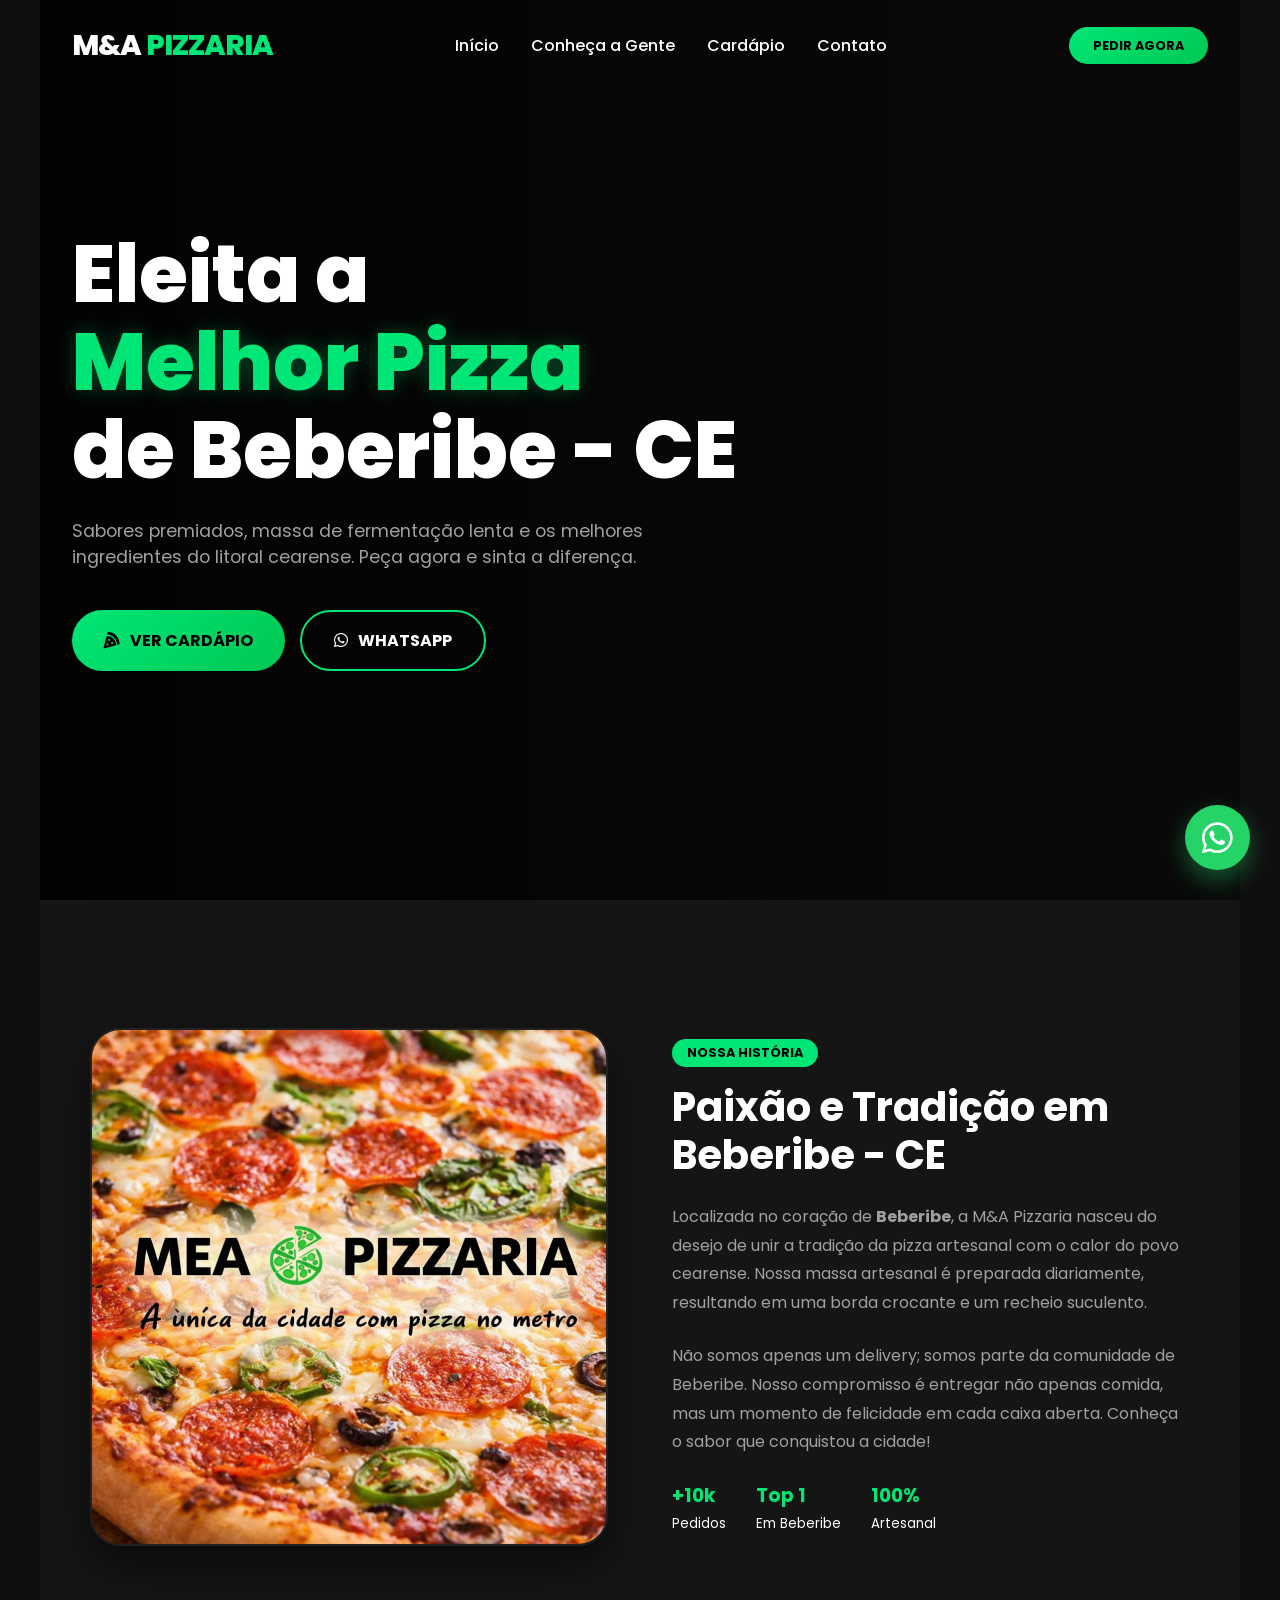
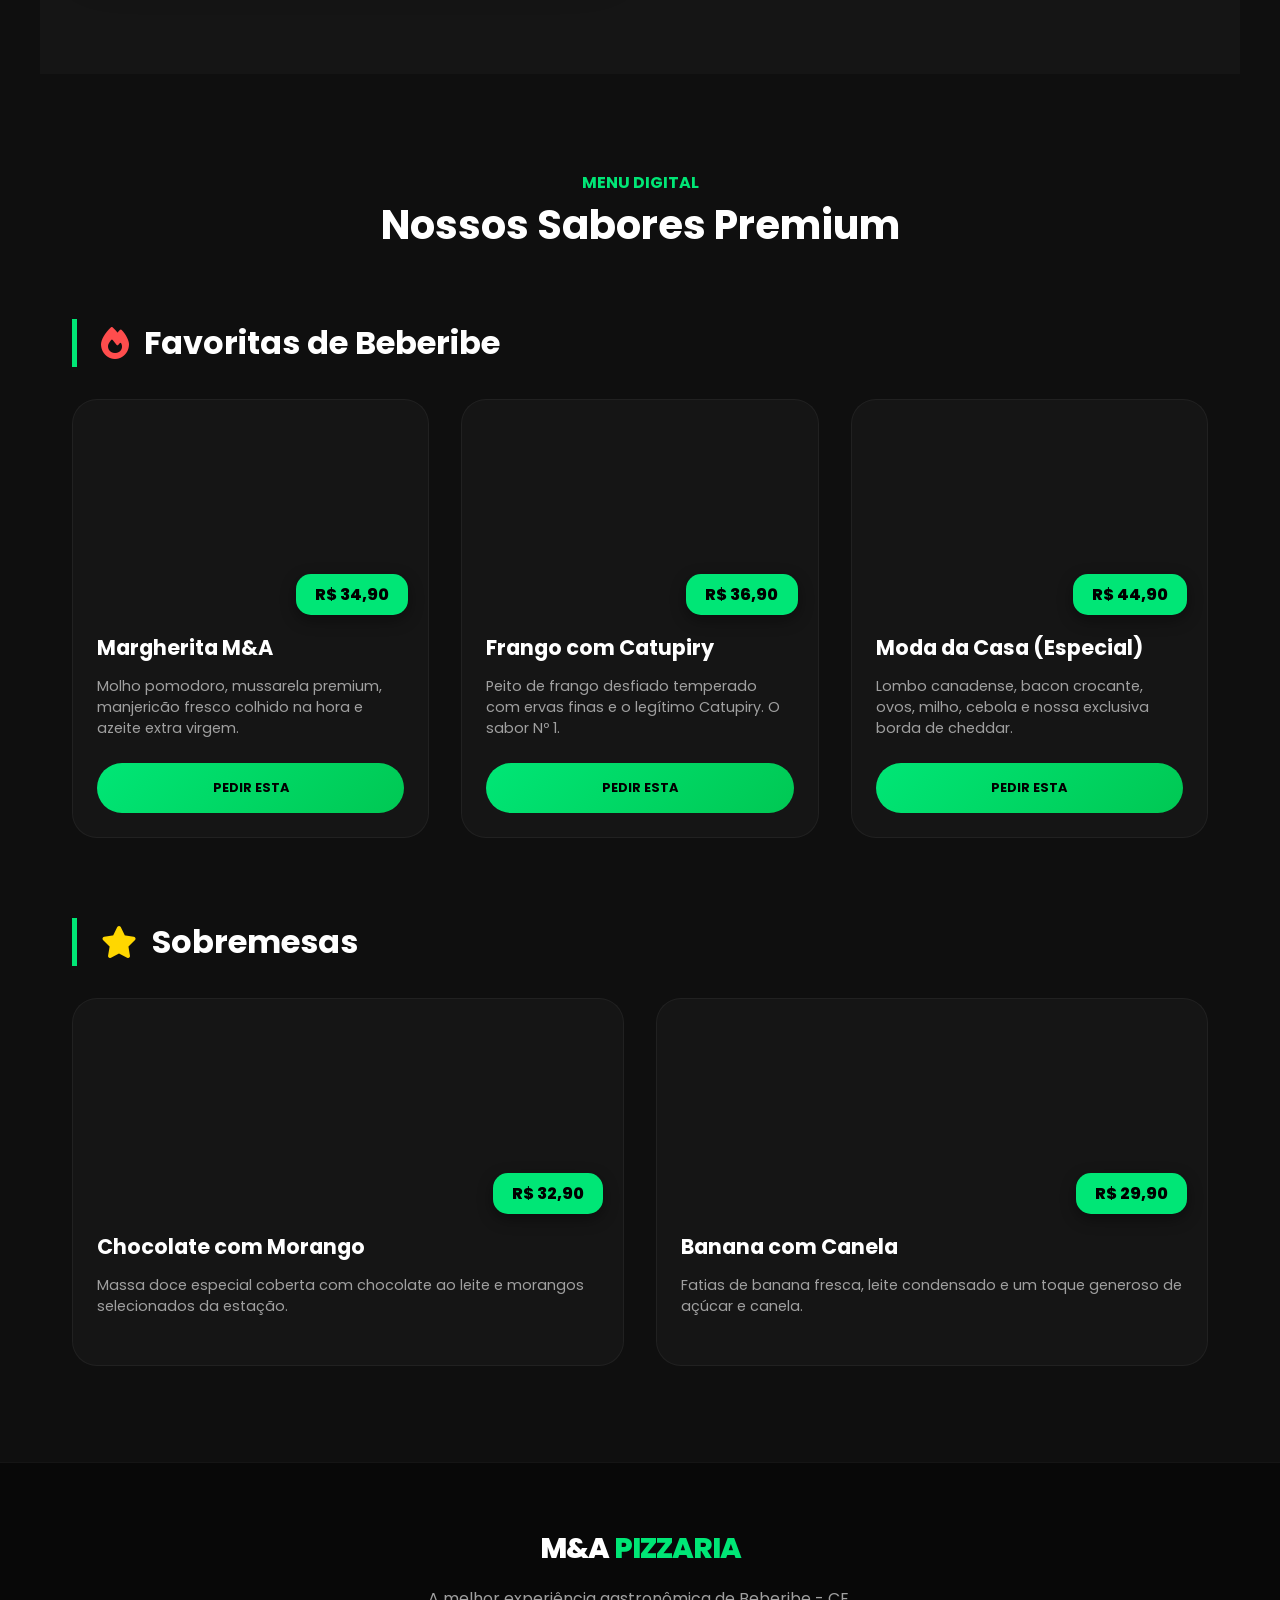
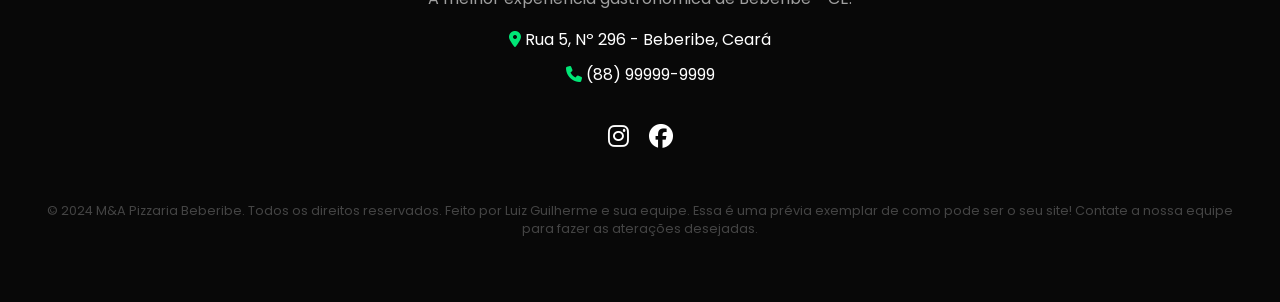
<file: index.html>
<!DOCTYPE html>
<html lang="pt-BR">

<head>
    <meta charset="UTF-8">
    <meta name="viewport" content="width=device-width, initial-scale=1.0">
    <title>M&A Pizzaria | A Melhor de Beberibe - CE</title>
    <link href="https://fonts.googleapis.com/css2?family=Poppins:wght@300;400;500;600;700;800&display=swap"
        rel="stylesheet">
    <link rel="stylesheet" href="https://cdnjs.cloudflare.com/ajax/libs/font-awesome/6.4.0/css/all.min.css">
    <link rel="stylesheet" href="style.css">
  
</head>

<body>

    <header id="header">
        <nav>
            <div class="logo">M&A <span>Pizzaria</span></div>
            <ul class="nav-links">
                <li><a href="#home">Início</a></li>
                <li><a href="#about">Conheça a Gente</a></li>
                <li><a href="#menu">Cardápio</a></li>
                <li><a href="#contact">Contato</a></li>
            </ul>
            <a href="https://wa.me/5588999999999" target="_blank" class="btn"
                style="padding: 0.6rem 1.5rem; font-size: 0.8rem;">Pedir Agora</a>
        </nav>
    </header>

    <section id="home" class="hero">
        <div class="hero-content reveal">
            <h1>Eleita a <br><span>Melhor Pizza</span> <br>de Beberibe - CE</h1>
            <p>Sabores premiados, massa de fermentação lenta e os melhores ingredientes do litoral cearense. Peça agora
                e sinta a diferença.</p>
            <div style="display: flex; gap: 15px; flex-wrap: wrap;">
                <a href="#menu" class="btn"><i class="fas fa-pizza-slice"></i> Ver Cardápio</a>
                <a href="https://wa.me/5588999999999" class="btn"
                    style="background: transparent; color: white; border: 2px solid var(--primary);"><i
                        class="fab fa-whatsapp"></i> WhatsApp</a>
            </div>
        </div>
    </section>

    <section id="about" class="about-section">
        <div class="about-container">
            <div class="about-image reveal">
                <img src="./IMG/Pizza deliciosa na Mea Pizzaria.png" alt="Pizzaria em Beberibe">
            </div>
            <div class="about-text reveal">
                <span class="badge">Nossa História</span>
                <h2>Paixão e Tradição em Beberibe - CE</h2>
                <p>Localizada no coração de <strong>Beberibe</strong>, a M&A Pizzaria nasceu do desejo de unir a
                    tradição da pizza artesanal com o calor do povo cearense. Nossa massa artesanal é preparada
                    diariamente, resultando em uma borda crocante e um recheio suculento.</p>
                <p>Não somos apenas um delivery; somos parte da comunidade de Beberibe. Nosso compromisso é entregar não
                    apenas comida, mas um momento de felicidade em cada caixa aberta. Conheça o sabor que conquistou a
                    cidade!</p>
                <div style="display: flex; gap: 30px; margin-top: 20px;">
                    <div>
                        <h3 style="color: var(--primary);">+10k</h3><small>Pedidos</small>
                    </div>
                    <div>
                        <h3 style="color: var(--primary);">Top 1</h3><small>Em Beberibe</small>
                    </div>
                    <div>
                        <h3 style="color: var(--primary);">100%</h3><small>Artesanal</small>
                    </div>
                </div>
            </div>
        </div>
    </section>

    <section id="menu">
        <div class="section-header reveal">
            <span style="color: var(--primary); font-weight: 700; text-transform: uppercase;">Menu Digital</span>
            <h2 style="font-size: 2.5rem;">Nossos Sabores Premium</h2>
        </div>

        <h3 class="category-title reveal"><i class="fas fa-fire" style="color: #ff4d4d;"></i> Favoritas de Beberibe</h3>
        <div class="menu-grid">

            <div class="menu-item reveal">
                <div class="menu-img"
                    style="background-image: url('https://images.unsplash.com/photo-1574071318508-1cdbab80d002?auto=format&fit=crop&w=500');">
                    <div class="menu-price">R$ 34,90</div>
                </div>
                <div class="menu-info">
                    <h3>Margherita M&A</h3>
                    <p>Molho pomodoro, mussarela premium, manjericão fresco colhido na hora e azeite extra virgem.</p>
                    <a href="https://wa.me/5588999999999" class="btn"
                        style="width: 100%; justify-content: center; font-size: 0.8rem;">Pedir Esta</a>
                </div>
            </div>

            <div class="menu-item reveal" style="transition-delay: 0.1s;">
                <div class="menu-img"
                    style="background-image: url('https://images.unsplash.com/photo-1628840042765-356cda07504e?auto=format&fit=crop&w=500');">
                    <div class="menu-price">R$ 36,90</div>
                </div>
                <div class="menu-info">
                    <h3>Frango com Catupiry</h3>
                    <p>Peito de frango desfiado temperado com ervas finas e o legítimo Catupiry. O sabor Nº 1.</p>
                    <a href="https://wa.me/5588999999999" class="btn"
                        style="width: 100%; justify-content: center; font-size: 0.8rem;">Pedir Esta</a>
                </div>
            </div>

            <div class="menu-item reveal" style="transition-delay: 0.2s;">
                <div class="menu-img"
                    style="background-image: url('https://images.unsplash.com/photo-1513104890138-7c749659a591?auto=format&fit=crop&w=500');">
                    <div class="menu-price">R$ 44,90</div>
                </div>
                <div class="menu-info">
                    <h3>Moda da Casa (Especial)</h3>
                    <p>Lombo canadense, bacon crocante, ovos, milho, cebola e nossa exclusiva borda de cheddar.</p>
                    <a href="https://wa.me/5588999999999" class="btn"
                        style="width: 100%; justify-content: center; font-size: 0.8rem;">Pedir Esta</a>
                </div>
            </div>
        </div>

        <h3 class="category-title reveal" style="margin-top: 5rem;"><i class="fas fa-star" style="color: #FFD700;"></i>
            Sobremesas</h3>
        <div class="menu-grid">
            <div class="menu-item reveal">
                <div class="menu-img"
                    style="background-image: url('https://cptstatic.s3.amazonaws.com/imagens/enviadas/materias/materia13691/pizza-morango-chocolate-artigos-cursos-cpt.jpg');">
                    <div class="menu-price">R$ 32,90</div>
                </div>
                <div class="menu-info">
                    <h3>Chocolate com Morango</h3>
                    <p>Massa doce especial coberta com chocolate ao leite e morangos selecionados da estação.</p>
                </div>
            </div>
            <div class="menu-item reveal" style="transition-delay: 0.1s;">
                <div class="menu-img"
                    style="background-image: url('https://images.unsplash.com/photo-1519676867240-f03562e64548?auto=format&fit=crop&w=500');">
                    <div class="menu-price">R$ 29,90</div>
                </div>
                <div class="menu-info">
                    <h3>Banana com Canela</h3>
                    <p>Fatias de banana fresca, leite condensado e um toque generoso de açúcar e canela.</p>
                </div>
            </div>
        </div>
    </section>


    <footer id="contact">
        <div class="reveal">
            <h2 class="logo">M&A <span>Pizzaria</span></h2>
            <p style="color: var(--text-muted); margin: 1rem 0;">A melhor experiência gastronômica de Beberibe - CE.</p>
            <p><i class="fas fa-map-marker-alt" style="color: var(--primary);"></i> Rua 5, Nº 296 - Beberibe, Ceará</p>
            <p style="margin-top: 10px;"><i class="fas fa-phone" style="color: var(--primary);"></i> (88) 99999-9999</p>

            <div style="margin-top: 2rem; display: flex; justify-content: center; gap: 20px;">
                <a href="#" style="color: white; font-size: 1.5rem;"><i class="fab fa-instagram"></i></a>
                <a href="#" style="color: white; font-size: 1.5rem;"><i class="fab fa-facebook"></i></a>
            </div>
            <p style="margin-top: 3rem; font-size: 0.8rem; color: #444;">&copy; 2024 M&A Pizzaria Beberibe. Todos os
                direitos reservados. Feito por Luiz Guilherme e sua equipe. Essa é uma prévia exemplar de como pode ser
                o seu site! Contate a nossa equipe para fazer as aterações desejadas.</p>
        </div>
    </footer>

    <a href="https://wa.me/5588999999999" class="whatsapp-float" target="_blank" title="Peça pelo WhatsApp">
        <i class="fab fa-whatsapp"></i>
    </a>

    <script>
        // Animação do scroll
        function reveal() {
            var reveals = document.querySelectorAll(".reveal");
            for (var i = 0; i < reveals.length; i++) {
                var windowHeight = window.innerHeight;
                var elementTop = reveals[i].getBoundingClientRect().top;
                var elementVisible = 100;
                if (elementTop < windowHeight - elementVisible) {
                    reveals[i].classList.add("active");
                }
            }
        }
        window.addEventListener("scroll", reveal);
        window.onload = reveal;

        // Escurecer o header ao rolar
        window.addEventListener("scroll", function () {
            var header = document.getElementById("header");
            header.classList.toggle("scrolled", window.scrollY > 50);

        });
    </script>
</body>

</html>
</file>
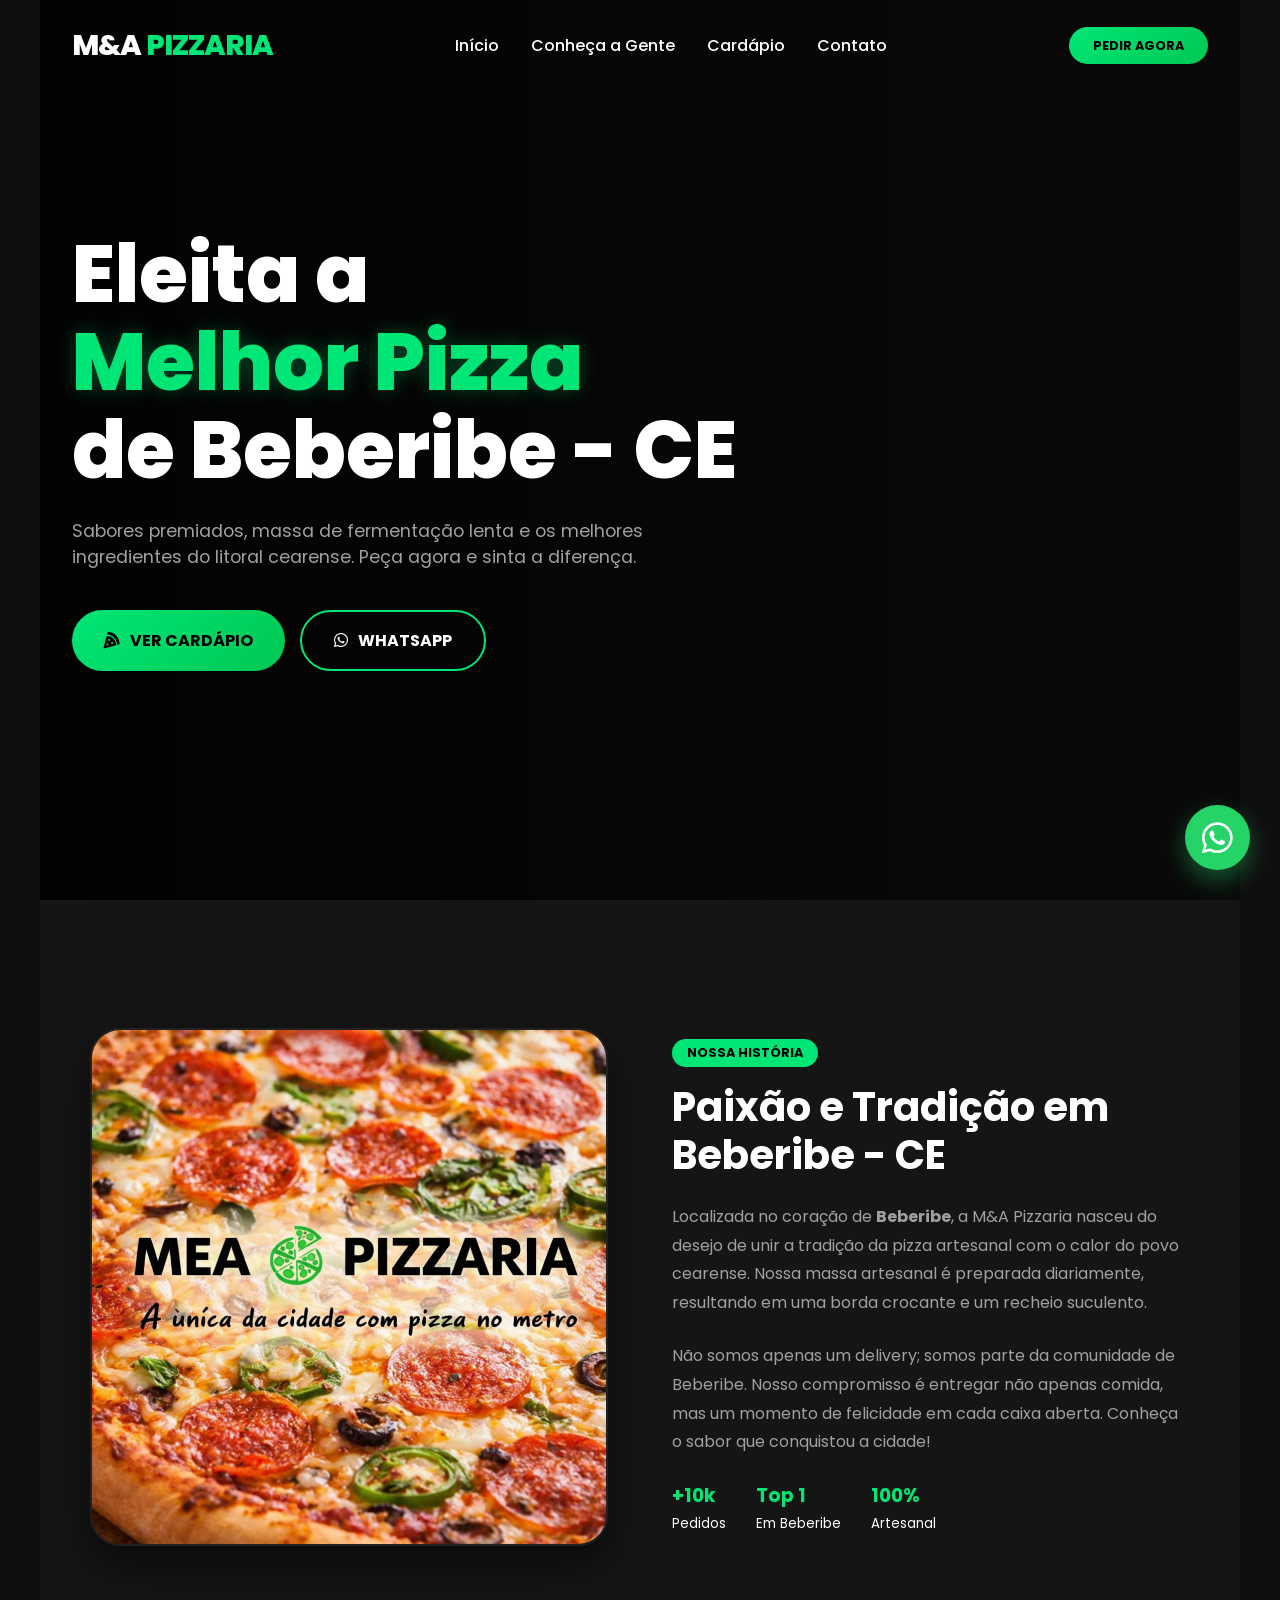
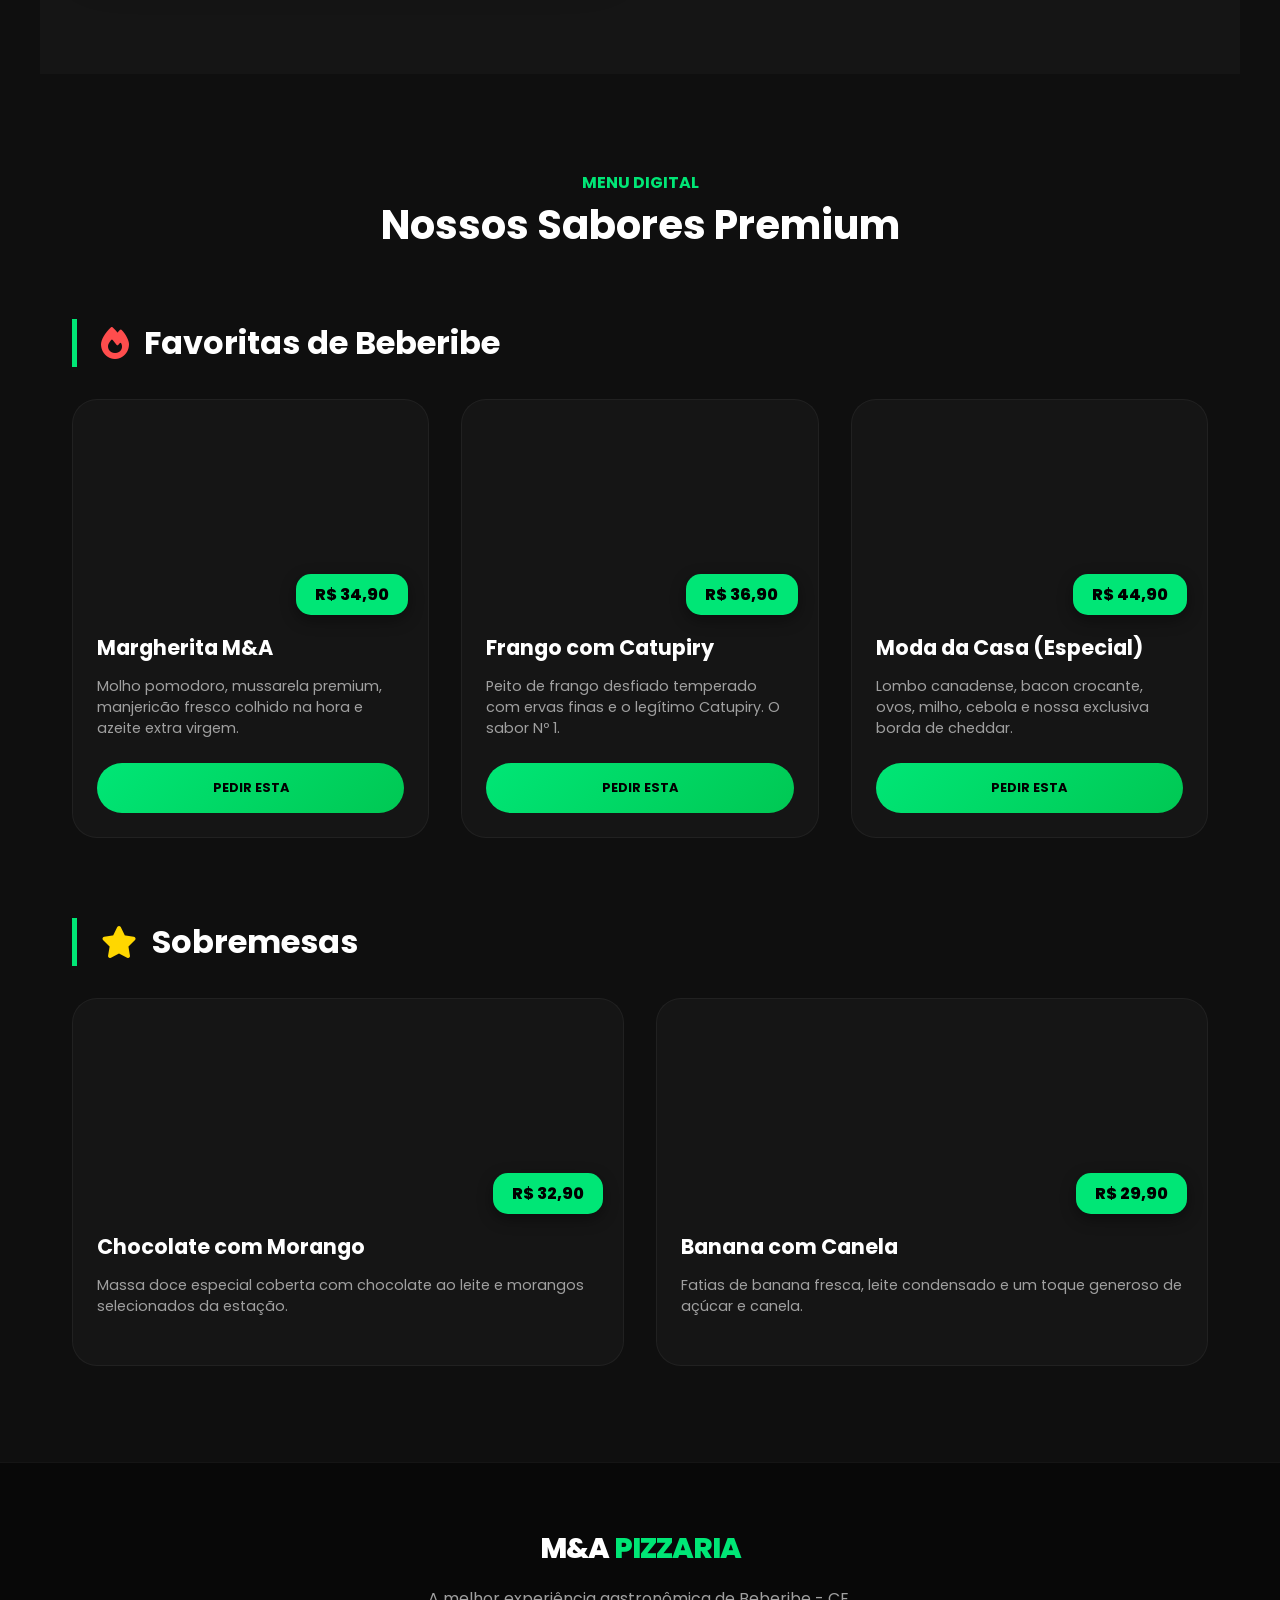
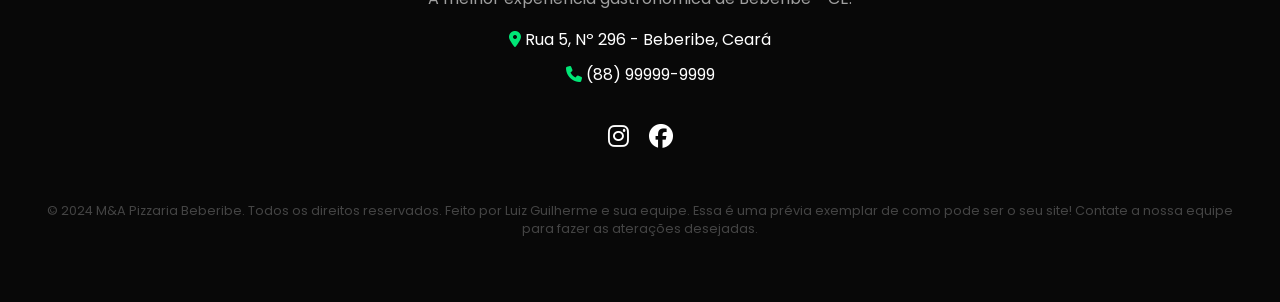
<file: Index.mea.html>
<!DOCTYPE html>
<html lang="pt-BR">

<head>
    <meta charset="UTF-8">
    <meta name="viewport" content="width=device-width, initial-scale=1.0">
    <title>M&A Pizzaria | A Melhor de Beberibe - CE</title>
    <link href="https://fonts.googleapis.com/css2?family=Poppins:wght@300;400;500;600;700;800&display=swap"
        rel="stylesheet">
    <link rel="stylesheet" href="https://cdnjs.cloudflare.com/ajax/libs/font-awesome/6.4.0/css/all.min.css">
    <style>
        :root {
            --primary: #00E676;
            --primary-dark: #00C853;
            --bg-dark: #0f0f0f;
            --bg-card: rgba(25, 25, 25, 0.7);
            --text-main: #ffffff;
            --text-muted: #a0a0a0;
            --glass-border: rgba(255, 255, 255, 0.05);
            --shadow-glow: 0 0 20px rgba(0, 230, 118, 0.3);
        }

        * {
            margin: 0;
            padding: 0;
            box-sizing: border-box;
            font-family: 'Poppins', sans-serif;
        }

        body {
            background-color: var(--bg-dark);
            color: var(--text-main);
            overflow-x: hidden;
            scroll-behavior: smooth;
        }

        /* --- Custom Scrollbar --- */
        ::-webkit-scrollbar {
            width: 8px;
        }

        ::-webkit-scrollbar-track {
            background: var(--bg-dark);
        }

        ::-webkit-scrollbar-thumb {
            background: var(--primary);
            border-radius: 10px;
        }

        /* --- Header --- */
        header {
            position: fixed;
            top: 0;
            width: 100%;
            padding: 1.5rem 0;
            z-index: 1000;
            transition: all 0.4s ease;
        }

        header.scrolled {
            padding: 1rem 0;
            background: rgba(15, 15, 15, 0.9);
            backdrop-filter: blur(15px);
            border-bottom: 1px solid var(--glass-border);
        }

        nav {
            max-width: 1200px;
            margin: 0 auto;
            display: flex;
            justify-content: space-between;
            align-items: center;
            padding: 0 2rem;
        }

        .logo {
            font-size: 1.8rem;
            font-weight: 800;
            color: #fff;
            text-transform: uppercase;
            letter-spacing: -1px;
        }

        .logo span {
            color: var(--primary);
        }

        .nav-links {
            display: flex;
            gap: 2rem;
            list-style: none;
        }

        .nav-links a {
            color: var(--text-main);
            text-decoration: none;
            font-weight: 500;
            transition: 0.3s;
        }

        .nav-links a:hover {
            color: var(--primary);
        }

        /* --- Hero --- */
        .hero {
            height: 100vh;
            display: flex;
            align-items: center;
            position: relative;
            background: linear-gradient(to right, rgba(0, 0, 0, 0.85), rgba(0, 0, 0, 0.4)), url('https://images.unsplash.com/photo-1513104890138-7c749659a591?q=80&w=2070&auto=format&fit=crop') center/cover;
            padding: 0 2rem;
        }

        .hero h1 {
            font-size: clamp(2.5rem, 7vw, 5rem);
            line-height: 1.1;
            font-weight: 800;
            margin-bottom: 1.5rem;
        }

        .hero h1 span {
            color: var(--primary);
            text-shadow: var(--shadow-glow);
        }

        .hero p {
            font-size: 1.1rem;
            color: var(--text-muted);
            max-width: 600px;
            margin-bottom: 2.5rem;
        }

        /* --- Buttons --- */
        .btn {
            background: linear-gradient(135deg, var(--primary), var(--primary-dark));
            color: #000;
            padding: 1rem 2rem;
            border-radius: 50px;
            font-weight: 700;
            text-decoration: none;
            display: inline-flex;
            align-items: center;
            gap: 10px;
            transition: 0.3s;
            text-transform: uppercase;
            border: none;
            cursor: pointer;
        }

        .btn:hover {
            transform: translateY(-3px);
            box-shadow: var(--shadow-glow);
        }

        /* --- Section About (Conheça a Gente) --- */
        .about-section {
            background: #151515;
            padding: 8rem 2rem;
        }

        .about-container {
            max-width: 1100px;
            margin: 0 auto;
            display: grid;
            grid-template-columns: 1fr 1fr;
            gap: 4rem;
            align-items: center;
        }

        .about-image {
            border-radius: 30px;
            overflow: hidden;
            position: relative;
            border: 2px solid var(--glass-border);
            box-shadow: 0 20px 40px rgba(0, 0, 0, 0.5);
        }

        .about-image img {
            width: 100%;
            display: block;
            transition: 0.5s;
        }

        .badge {
            background: var(--primary);
            color: #000;
            padding: 5px 15px;
            border-radius: 20px;
            font-weight: 700;
            font-size: 0.8rem;
            text-transform: uppercase;
            margin-bottom: 1rem;
            display: inline-block;
        }

        .about-text h2 {
            font-size: 2.5rem;
            margin-bottom: 1.5rem;
            line-height: 1.2;
        }

        .about-text p {
            color: var(--text-muted);
            line-height: 1.8;
            margin-bottom: 1.5rem;
        }

        /* --- Menu Section --- */
        section {
            padding: 6rem 2rem;
            max-width: 1200px;
            margin: 0 auto;
        }

        .section-header {
            text-align: center;
            margin-bottom: 4rem;
        }

        .category-title {
            font-size: 2rem;
            margin: 4rem 0 2rem;
            border-left: 5px solid var(--primary);
            padding-left: 1.5rem;
            display: flex;
            align-items: center;
            gap: 15px;
        }

        .menu-grid {
            display: grid;
            grid-template-columns: repeat(auto-fit, minmax(300px, 1fr));
            gap: 2rem;
        }

        .menu-item {
            background: var(--bg-card);
            border-radius: 25px;
            overflow: hidden;
            border: 1px solid var(--glass-border);
            transition: 0.4s;
            display: flex;
            flex-direction: column;
        }

        .menu-item:hover {
            transform: translateY(-10px);
            border-color: var(--primary);
        }

        .menu-img {
            height: 200px;
            background-size: cover;
            background-position: center;
            position: relative;
        }

        .menu-price {
            position: absolute;
            bottom: -15px;
            right: 20px;
            background: var(--primary);
            color: #000;
            padding: 0.5rem 1.2rem;
            border-radius: 15px;
            font-weight: 800;
            box-shadow: 0 5px 15px rgba(0, 0, 0, 0.4);
        }

        .menu-info {
            padding: 2rem 1.5rem 1.5rem;
            flex-grow: 1;
            display: flex;
            flex-direction: column;
        }

        .menu-info h3 {
            font-size: 1.3rem;
            margin-bottom: 0.8rem;
        }

        .menu-info p {
            color: var(--text-muted);
            font-size: 0.9rem;
            margin-bottom: 1.5rem;
            flex-grow: 1;
        }

        /* --- Floating WhatsApp --- */
        .whatsapp-float {
            position: fixed;
            bottom: 30px;
            right: 30px;
            width: 65px;
            height: 65px;
            background: #25D366;
            color: #fff;
            border-radius: 50%;
            display: flex;
            align-items: center;
            justify-content: center;
            font-size: 2.2rem;
            z-index: 1000;
            transition: 0.3s;
            box-shadow: 0 10px 25px rgba(37, 211, 102, 0.4);
            text-decoration: none;
        }

        .whatsapp-float:hover {
            transform: scale(1.1);
            background: #128C7E;
        }

        /* --- Animations --- */
        .reveal {
            opacity: 0;
            transform: translateY(30px);
            transition: 0.8s all ease;
        }

        .reveal.active {
            opacity: 1;
            transform: translateY(0);
        }

        /* --- Footer --- */
        footer {
            padding: 4rem 2rem;
            background: #080808;
            text-align: center;
            border-top: 1px solid var(--glass-border);
        }

        @media (max-width: 850px) {
            .about-container {
                grid-template-columns: 1fr;
                text-align: center;
            }

            .nav-links {
                display: none;
            }

            .hero {
                text-align: center;
                justify-content: center;
            }
        }
    </style>
</head>

<body>

    <header id="header">
        <nav>
            <div class="logo">M&A <span>Pizzaria</span></div>
            <ul class="nav-links">
                <li><a href="#home">Início</a></li>
                <li><a href="#about">Conheça a Gente</a></li>
                <li><a href="#menu">Cardápio</a></li>
                <li><a href="#contact">Contato</a></li>
            </ul>
            <a href="https://wa.me/5588999999999" target="_blank" class="btn"
                style="padding: 0.6rem 1.5rem; font-size: 0.8rem;">Pedir Agora</a>
        </nav>
    </header>

    <section id="home" class="hero">
        <div class="hero-content reveal">
            <h1>Eleita a <br><span>Melhor Pizza</span> <br>de Beberibe - CE</h1>
            <p>Sabores premiados, massa de fermentação lenta e os melhores ingredientes do litoral cearense. Peça agora
                e sinta a diferença.</p>
            <div style="display: flex; gap: 15px; flex-wrap: wrap;">
                <a href="#menu" class="btn"><i class="fas fa-pizza-slice"></i> Ver Cardápio</a>
                <a href="https://wa.me/5588999999999" class="btn"
                    style="background: transparent; color: white; border: 2px solid var(--primary);"><i
                        class="fab fa-whatsapp"></i> WhatsApp</a>
            </div>
        </div>
    </section>

    <section id="about" class="about-section">
        <div class="about-container">
            <div class="about-image reveal">
                <img src="./IMG/Pizza deliciosa na Mea Pizzaria.png"
                    alt="Pizzaria em Beberibe">
            </div>
            <div class="about-text reveal">
                <span class="badge">Nossa História</span>
                <h2>Paixão e Tradição em Beberibe - CE</h2>
                <p>Localizada no coração de <strong>Beberibe</strong>, a M&A Pizzaria nasceu do desejo de unir a
                    tradição da pizza artesanal com o calor do povo cearense. Nossa massa artesanal é preparada
                    diariamente, resultando em uma borda crocante e um recheio suculento.</p>
                <p>Não somos apenas um delivery; somos parte da comunidade de Beberibe. Nosso compromisso é entregar não
                    apenas comida, mas um momento de felicidade em cada caixa aberta. Conheça o sabor que conquistou a
                    cidade!</p>
                <div style="display: flex; gap: 30px; margin-top: 20px;">
                    <div>
                        <h3 style="color: var(--primary);">+10k</h3><small>Pedidos</small>
                    </div>
                    <div>
                        <h3 style="color: var(--primary);">Top 1</h3><small>Em Beberibe</small>
                    </div>
                    <div>
                        <h3 style="color: var(--primary);">100%</h3><small>Artesanal</small>
                    </div>
                </div>
            </div>
        </div>
    </section>

    <section id="menu">
        <div class="section-header reveal">
            <span style="color: var(--primary); font-weight: 700; text-transform: uppercase;">Menu Digital</span>
            <h2 style="font-size: 2.5rem;">Nossos Sabores Premium</h2>
        </div>

        <h3 class="category-title reveal"><i class="fas fa-fire" style="color: #ff4d4d;"></i> Favoritas de Beberibe</h3>
        <div class="menu-grid">

            <div class="menu-item reveal">
                <div class="menu-img"
                    style="background-image: url('https://images.unsplash.com/photo-1574071318508-1cdbab80d002?auto=format&fit=crop&w=500');">
                    <div class="menu-price">R$ 34,90</div>
                </div>
                <div class="menu-info">
                    <h3>Margherita M&A</h3>
                    <p>Molho pomodoro, mussarela premium, manjericão fresco colhido na hora e azeite extra virgem.</p>
                    <a href="https://wa.me/5588999999999" class="btn"
                        style="width: 100%; justify-content: center; font-size: 0.8rem;">Pedir Esta</a>
                </div>
            </div>

            <div class="menu-item reveal" style="transition-delay: 0.1s;">
                <div class="menu-img"
                    style="background-image: url('https://images.unsplash.com/photo-1628840042765-356cda07504e?auto=format&fit=crop&w=500');">
                    <div class="menu-price">R$ 36,90</div>
                </div>
                <div class="menu-info">
                    <h3>Frango com Catupiry</h3>
                    <p>Peito de frango desfiado temperado com ervas finas e o legítimo Catupiry. O sabor Nº 1.</p>
                    <a href="https://wa.me/5588999999999" class="btn"
                        style="width: 100%; justify-content: center; font-size: 0.8rem;">Pedir Esta</a>
                </div>
            </div>

            <div class="menu-item reveal" style="transition-delay: 0.2s;">
                <div class="menu-img"
                    style="background-image: url('https://images.unsplash.com/photo-1513104890138-7c749659a591?auto=format&fit=crop&w=500');">
                    <div class="menu-price">R$ 44,90</div>
                </div>
                <div class="menu-info">
                    <h3>Moda da Casa (Especial)</h3>
                    <p>Lombo canadense, bacon crocante, ovos, milho, cebola e nossa exclusiva borda de cheddar.</p>
                    <a href="https://wa.me/5588999999999" class="btn"
                        style="width: 100%; justify-content: center; font-size: 0.8rem;">Pedir Esta</a>
                </div>
            </div>
        </div>

        <h3 class="category-title reveal" style="margin-top: 5rem;"><i class="fas fa-star" style="color: #FFD700;"></i>
            Sobremesas</h3>
        <div class="menu-grid">
            <div class="menu-item reveal">
                <div class="menu-img"
                    style="background-image: url('https://images.unsplash.com/photo-1590947132387-155cc3c38b24?auto=format&fit=crop&w=500');">
                    <div class="menu-price">R$ 32,90</div>
                </div>
                <div class="menu-info">
                    <h3>Chocolate com Morango</h3>
                    <p>Massa doce especial coberta com chocolate ao leite e morangos selecionados da estação.</p>
                </div>
            </div>
            <div class="menu-item reveal" style="transition-delay: 0.1s;">
                <div class="menu-img"
                    style="background-image: url('https://images.unsplash.com/photo-1519676867240-f03562e64548?auto=format&fit=crop&w=500');">
                    <div class="menu-price">R$ 29,90</div>
                </div>
                <div class="menu-info">
                    <h3>Banana com Canela</h3>
                    <p>Fatias de banana fresca, leite condensado e um toque generoso de açúcar e canela.</p>
                </div>
            </div>
        </div>
    </section>

    
    <footer id="contact">
        <div class="reveal">
            <h2 class="logo">M&A <span>Pizzaria</span></h2>
            <p style="color: var(--text-muted); margin: 1rem 0;">A melhor experiência gastronômica de Beberibe - CE.</p>
            <p><i class="fas fa-map-marker-alt" style="color: var(--primary);"></i> Rua 5, Nº 296 - Beberibe, Ceará</p>
            <p style="margin-top: 10px;"><i class="fas fa-phone" style="color: var(--primary);"></i> (88) 99999-9999</p>

            <div style="margin-top: 2rem; display: flex; justify-content: center; gap: 20px;">
                <a href="#" style="color: white; font-size: 1.5rem;"><i class="fab fa-instagram"></i></a>
                <a href="#" style="color: white; font-size: 1.5rem;"><i class="fab fa-facebook"></i></a>
            </div>
            <p style="margin-top: 3rem; font-size: 0.8rem; color: #444;">&copy; 2024 M&A Pizzaria Beberibe. Todos os
                direitos reservados. Feito por Luiz Guilherme e sua equipe. Essa é uma prévia exemplar de como pode ser o seu site! Contate a nossa equipe para fazer as aterações desejadas.</p>
        </div>
    </footer>

    <a href="https://wa.me/5588999999999" class="whatsapp-float" target="_blank" title="Peça pelo WhatsApp">
        <i class="fab fa-whatsapp"></i>
    </a>

    <script>
        // Reveal Animation on Scroll
        function reveal() {
            var reveals = document.querySelectorAll(".reveal");
            for (var i = 0; i < reveals.length; i++) {
                var windowHeight = window.innerHeight;
                var elementTop = reveals[i].getBoundingClientRect().top;
                var elementVisible = 100;
                if (elementTop < windowHeight - elementVisible) {
                    reveals[i].classList.add("active");
                }
            }
        }
        window.addEventListener("scroll", reveal);
        window.onload = reveal;

        // Change Header Background on Scroll
        window.addEventListener("scroll", function () {
            var header = document.getElementById("header");
            header.classList.toggle("scrolled", window.scrollY > 50);
            
        });
    </script>
</body>

</html>
</file>
<file: style.css>
:root {
    --primary: #00E676;
    --primary-dark: #00C853;
    --bg-dark: #0f0f0f;
    --bg-card: rgba(25, 25, 25, 0.7);
    --text-main: #ffffff;
    --text-muted: #a0a0a0;
    --glass-border: rgba(255, 255, 255, 0.05);
    --shadow-glow: 0 0 20px rgba(0, 230, 118, 0.3);
}

* {
    margin: 0;
    padding: 0;
    box-sizing: border-box;
    font-family: 'Poppins', sans-serif;
}

body {
    background-color: var(--bg-dark);
    color: var(--text-main);
    overflow-x: hidden;
    scroll-behavior: smooth;
}

/* --- Custom Scrollbar --- */
::-webkit-scrollbar {
    width: 8px;
}

::-webkit-scrollbar-track {
    background: var(--bg-dark);
}

::-webkit-scrollbar-thumb {
    background: var(--primary);
    border-radius: 10px;
}

/* --- Header --- */
header {
    position: fixed;
    top: 0;
    width: 100%;
    padding: 1.5rem 0;
    z-index: 1000;
    transition: all 0.4s ease;
}

header.scrolled {
    padding: 1rem 0;
    background: rgba(15, 15, 15, 0.9);
    backdrop-filter: blur(15px);
    border-bottom: 1px solid var(--glass-border);
}

nav {
    max-width: 1200px;
    margin: 0 auto;
    display: flex;
    justify-content: space-between;
    align-items: center;
    padding: 0 2rem;
}

.logo {
    font-size: 1.8rem;
    font-weight: 800;
    color: #fff;
    text-transform: uppercase;
    letter-spacing: -1px;
}

.logo span {
    color: var(--primary);
}

.nav-links {
    display: flex;
    gap: 2rem;
    list-style: none;
}

.nav-links a {
    color: var(--text-main);
    text-decoration: none;
    font-weight: 500;
    transition: 0.3s;
}

.nav-links a:hover {
    color: var(--primary);
}

/* --- Hero --- */
.hero {
    height: 100vh;
    display: flex;
    align-items: center;
    position: relative;
    background: linear-gradient(to right, rgba(0, 0, 0, 0.85), rgba(0, 0, 0, 0.4)), url('https://images.unsplash.com/photo-1513104890138-7c749659a591?q=80&w=2070&auto=format&fit=crop') center/cover;
    padding: 0 2rem;
}

.hero h1 {
    font-size: clamp(2.5rem, 7vw, 5rem);
    line-height: 1.1;
    font-weight: 800;
    margin-bottom: 1.5rem;
}

.hero h1 span {
    color: var(--primary);
    text-shadow: var(--shadow-glow);
}

.hero p {
    font-size: 1.1rem;
    color: var(--text-muted);
    max-width: 600px;
    margin-bottom: 2.5rem;
}

/* --- Buttons --- */
.btn {
    background: linear-gradient(135deg, var(--primary), var(--primary-dark));
    color: #000;
    padding: 1rem 2rem;
    border-radius: 50px;
    font-weight: 700;
    text-decoration: none;
    display: inline-flex;
    align-items: center;
    gap: 10px;
    transition: 0.3s;
    text-transform: uppercase;
    border: none;
    cursor: pointer;
}

.btn:hover {
    transform: translateY(-3px);
    box-shadow: var(--shadow-glow);
}

/* --- Section About (Conheça a Gente) --- */
.about-section {
    background: #151515;
    padding: 8rem 2rem;
}

.about-container {
    max-width: 1100px;
    margin: 0 auto;
    display: grid;
    grid-template-columns: 1fr 1fr;
    gap: 4rem;
    align-items: center;
}

.about-image {
    border-radius: 30px;
    overflow: hidden;
    position: relative;
    border: 2px solid var(--glass-border);
    box-shadow: 0 20px 40px rgba(0, 0, 0, 0.5);
}

.about-image img {
    width: 100%;
    display: block;
    transition: 0.5s;
}

.badge {
    background: var(--primary);
    color: #000;
    padding: 5px 15px;
    border-radius: 20px;
    font-weight: 700;
    font-size: 0.8rem;
    text-transform: uppercase;
    margin-bottom: 1rem;
    display: inline-block;
}

.about-text h2 {
    font-size: 2.5rem;
    margin-bottom: 1.5rem;
    line-height: 1.2;
}

.about-text p {
    color: var(--text-muted);
    line-height: 1.8;
    margin-bottom: 1.5rem;
}

/* --- Menu Section --- */
section {
    padding: 6rem 2rem;
    max-width: 1200px;
    margin: 0 auto;
}

.section-header {
    text-align: center;
    margin-bottom: 4rem;
}

.category-title {
    font-size: 2rem;
    margin: 4rem 0 2rem;
    border-left: 5px solid var(--primary);
    padding-left: 1.5rem;
    display: flex;
    align-items: center;
    gap: 15px;
}

.menu-grid {
    display: grid;
    grid-template-columns: repeat(auto-fit, minmax(300px, 1fr));
    gap: 2rem;
}

.menu-item {
    background: var(--bg-card);
    border-radius: 25px;
    overflow: hidden;
    border: 1px solid var(--glass-border);
    transition: 0.4s;
    display: flex;
    flex-direction: column;
}

.menu-item:hover {
    transform: translateY(-10px);
    border-color: var(--primary);
}

.menu-img {
    height: 200px;
    background-size: cover;
    background-position: center;
    position: relative;
}

.menu-price {
    position: absolute;
    bottom: -15px;
    right: 20px;
    background: var(--primary);
    color: #000;
    padding: 0.5rem 1.2rem;
    border-radius: 15px;
    font-weight: 800;
    box-shadow: 0 5px 15px rgba(0, 0, 0, 0.4);
}

.menu-info {
    padding: 2rem 1.5rem 1.5rem;
    flex-grow: 1;
    display: flex;
    flex-direction: column;
}

.menu-info h3 {
    font-size: 1.3rem;
    margin-bottom: 0.8rem;
}

.menu-info p {
    color: var(--text-muted);
    font-size: 0.9rem;
    margin-bottom: 1.5rem;
    flex-grow: 1;
}

/* --- Floating WhatsApp --- */
.whatsapp-float {
    position: fixed;
    bottom: 30px;
    right: 30px;
    width: 65px;
    height: 65px;
    background: #25D366;
    color: #fff;
    border-radius: 50%;
    display: flex;
    align-items: center;
    justify-content: center;
    font-size: 2.2rem;
    z-index: 1000;
    transition: 0.3s;
    box-shadow: 0 10px 25px rgba(37, 211, 102, 0.4);
    text-decoration: none;
}

.whatsapp-float:hover {
    transform: scale(1.1);
    background: #128C7E;
}

/* --- Animations --- */
.reveal {
    opacity: 0;
    transform: translateY(30px);
    transition: 0.8s all ease;
}

.reveal.active {
    opacity: 1;
    transform: translateY(0);
}

/* --- Footer --- */
footer {
    padding: 4rem 2rem;
    background: #080808;
    text-align: center;
    border-top: 1px solid var(--glass-border);
}

@media (max-width: 850px) {
    .about-container {
        grid-template-columns: 1fr;
        text-align: center;
    }

    .nav-links {
        display: none;
    }

    .hero {
        text-align: center;
        justify-content: center;
    }
}
</file>
